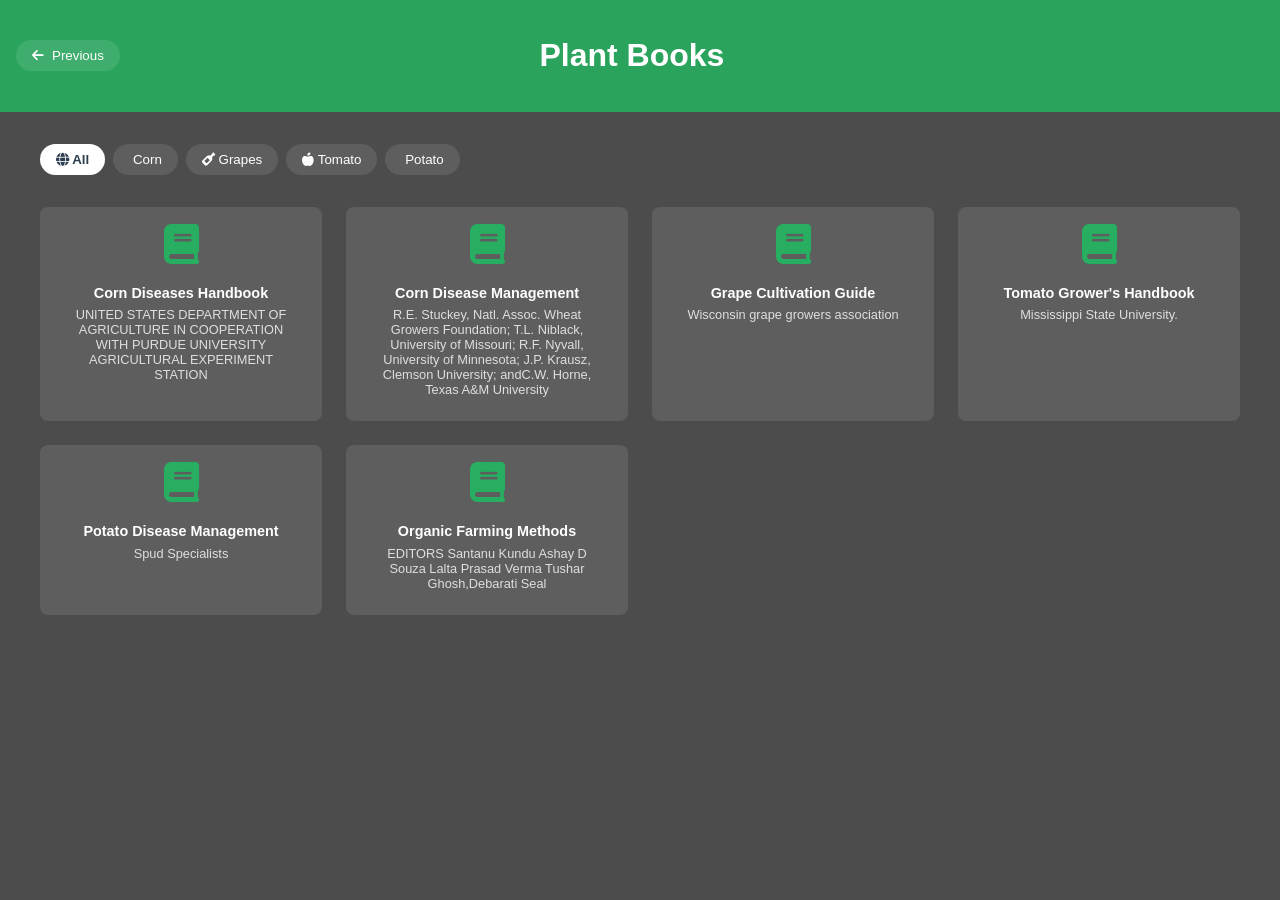
<file: frontend/bSection.html>
<!DOCTYPE html>
<html lang="en">
<head>
<meta charset="UTF-8">
<meta name="viewport" content="width=device-width, initial-scale=1.0">
<title>Tesfa - Plant Books</title>
<link rel="stylesheet" href="https://cdnjs.cloudflare.com/ajax/libs/font-awesome/6.0.0-beta3/css/all.min.css">
<style>
:root {
  --primary: #27ae60;
  --dark: #2c3e50;
}
body {
  margin: 0;
  font-family: sans-serif;
  color: #fff;
  background: url('https://img.freepik.com/premium-photo/cracked-earth-globe-with-small-plant-growing-out-it-field-dry-land_559896-9630.jpg') center/cover fixed;
  min-height: 100vh;
}
body::before {
  content: "";
  position: fixed;
  top: 0;
  left: 0;
  right: 0;
  bottom: 0;
  background: rgba(0,0,0,0.7);
  z-index: -1;
}
.header {
  background: rgba(39,174,96,0.9);
  padding: 1rem;
  position: sticky;
  top: 0;
  text-align: center;
  display: flex;
  justify-content: space-between;
  align-items: center;
}
.nav-btn {
  background: rgba(255,255,255,0.1);
  border: none;
  color: white;
  padding: 0.5rem 1rem;
  border-radius: 20px;
  cursor: pointer;
  display: flex;
  align-items: center;
  gap: 0.5rem;
}
.container {
  max-width: 1200px;
  margin: 0 auto;
  padding: 1rem;
}
.cat-nav {
  display: flex;
  overflow-x: auto;
  padding: 1rem 0;
  gap: 0.5rem;
  scrollbar-width: none;
}
.cat-nav::-webkit-scrollbar {
  display: none;
}
.cat-btn {
  background: rgba(255,255,255,0.1);
  border: none;
  color: #fff;
  padding: 0.5rem 1rem;
  border-radius: 20px;
  cursor: pointer;
  white-space: nowrap;
  transition: all 0.2s;
}
.cat-btn:hover {
  background: rgba(255,255,255,0.2);
}
.cat-btn.active {
  background: #fff;
  color: var(--dark);
  font-weight: 600;
}
.book-grid {
  display: grid;
  grid-template-columns: repeat(auto-fill, minmax(250px, 1fr));
  gap: 1.5rem;
  padding: 1rem 0;
}
.book-card {
  background: rgba(255,255,255,0.1);
  border-radius: 8px;
  cursor: pointer;
  transition: all 0.2s;
  overflow: hidden;
  padding: 1rem;
  text-align: center;
}
.book-card:hover {
  transform: translateY(-3px);
  box-shadow: 0 5px 15px rgba(0,0,0,0.3);
  background: rgba(255,255,255,0.2);
}
.book-icon {
  font-size: 2.5rem;
  margin-bottom: 0.5rem;
  color: var(--primary);
}
.book-info {
  padding: 0.5rem;
}
.book-title {
  display: -webkit-box;
  line-clamp: 2;
  -webkit-box-orient: vertical;
  overflow: hidden;
  text-overflow: ellipsis;
  max-height: 2.6em;
  line-height: 1.3;
  margin: 0 0 0.3rem 0;
  font-size: 0.9rem;
}
.book-author {
  font-size: 0.8rem;
  color: rgba(255,255,255,0.8);
  margin: 0;
  display: -webkit-box;
  line-clamp: 1;
  -webkit-box-orient: vertical;
  overflow: hidden;
}
.lang-am { display: none; }
.lang-en { display: inline; }
body.amharic .lang-am { display: inline; }
body.amharic .lang-en { display: none; }
@media (max-width: 768px) {
  .book-grid { grid-template-columns: 1fr 1fr; }
}
</style>
</head>
<body>
<header class="header">
  <button class="nav-btn" onclick="window.location.href='home.html'">
    <i class="fas fa-arrow-left"></i>
    <span class="lang-en">Previous</span>
    <span class="lang-am">ቀዳሚ</span>
  </button>
  <h1><span class="lang-en">Plant Books</span><span class="lang-am">የተክል መጻሕፍት</span></h1>
  <div style="width: 120px;"></div> <!-- Spacer for alignment -->
</header>

<div class="container">
  <div class="cat-nav">
    <button class="cat-btn active" data-cat="all">
      <i class="fas fa-globe"></i>
      <span class="lang-en">All</span><span class="lang-am">ሁሉም</span>
    </button>
    <button class="cat-btn" data-cat="corn">
      <i class="fas fa-corn"></i>
      <span class="lang-en">Corn</span><span class="lang-am">በቆሎ</span>
    </button>
    <button class="cat-btn" data-cat="grapes">
      <i class="fas fa-wine-bottle"></i>
      <span class="lang-en">Grapes</span><span class="lang-am">ወይን</span>
    </button>
    <button class="cat-btn" data-cat="tomato">
      <i class="fas fa-apple-alt"></i>
      <span class="lang-en">Tomato</span><span class="lang-am">ቲማቲም</span>
    </button>
    <button class="cat-btn" data-cat="potato">
      <i class="fas fa-potato"></i>
      <span class="lang-en">Potato</span><span class="lang-am">ድንች</span>
    </button>
  </div>

  <div class="book-grid" id="bookGrid"></div>
</div>

<script>
const books = [
  {
    titleEn: 'Corn Diseases Handbook',
    titleAm: 'የበቆሎ በሽታዎች መመርያ',
    authorEn: 'UNITED  STATES DEPARTMENT OF AGRICULTURE IN  COOPERATION  WITH PURDUE  UNIVERSITY AGRICULTURAL EXPERIMENT STATION',
    authorAm: 'ዩናይትድ ስቴተት የግብርና ክፍል ጋር በመተባበር PURDUE ዩኒቨርሲቲ ግብርና የሙከራ ጣቢያ',
    cat: 'corn',
    pdf: 'books/CORN.pdf'
  },
    {
    titleEn: 'Corn Disease Management',
    titleAm: 'የበቆሎ በሽታዎች መመርያ',
    authorEn: 'R.E. Stuckey, Natl. Assoc. Wheat Growers Foundation; T.L. Niblack, University of Missouri; R.F. Nyvall, University of Minnesota; J.P. Krausz, Clemson University; andC.W. Horne, Texas A&M University',
    authorAm: 'አር.ኢ. ስቱኪ ፣ ናት. አሶሴክ. የስንዴ አምራቾች ፋውንዴሽን; ቲ.ኤል. Niblack, ሚዙሪ ዩኒቨርሲቲ; አር.ኤፍ. ኒቫል, የሚኒሶታ ዩኒቨርሲቲ; J.P. Krausz, ክሌምሰን ዩኒቨርሲቲ; እና C.W. Horne, ቴክሳስ A&M ዩኒቨርሲቲ',
    cat: 'corn',
    pdf: 'books/Corn Disease Management.pdf'
  },
  {
    titleEn: 'Grape Cultivation Guide',
    titleAm: 'የወይን እርባታ መመርያ',
    authorEn: 'Wisconsin grape growers association',
    authorAm: 'ዋይስኮንሲን የወይን አሳሳቢዎች ማህበር',
    cat: 'grapes',
    pdf: 'books/Grape-Growing-101-WI-Grape-Growers-Ass.pdf'
  },
  {
    titleEn: 'Tomato Grower\'s Handbook',
    titleAm: 'የቲማቲም አምራች መመርያ',
    authorEn: 'Mississippi State University.',
    authorAm: 'ሚሲሲፒ ግዛት ዩኒቨርሲቲ',
    cat: 'tomato',
    pdf: 'books/Greenhouse Tomato.pdf'
  },
  {
    titleEn: 'Potato Disease Management',
    titleAm: 'የድንች በሽታ አስተዳደር',
    authorEn: 'Spud Specialists',
    authorAm: 'የድንች ባለሙያዎች',
    cat: 'potato',
    pdf: 'books/Mgmt of potato diseases in home garden.pdf'
  },
  {
    titleEn: 'Organic Farming Methods',
    titleAm: 'ኦርጋኒክ የግብርና ዘዴዎች',
    authorEn: 'EDITORS Santanu Kundu  Ashay D Souza  Lalta Prasad Verma Tushar Ghosh,Debarati Seal ',
    authorAm: 'ግሪን አምባ ህትመት',
    cat: 'all',
    pdf: 'books/organic-farming-methods.pdf'
  }
];

function renderBooks(cat = 'all') {
  const grid = document.getElementById('bookGrid');
  grid.innerHTML = '';
  
  const filtered = cat === 'all' ? books : books.filter(b => b.cat === cat || b.cat === 'all');
  
  if(filtered.length === 0) {
    grid.innerHTML = `<div style="grid-column:1/-1;text-align:center">
      <i class="fas fa-book-open"></i>
      <p class="lang-en">No books found</p><p class="lang-am">መጻሕፍት አልተገኙም</p>
    </div>`;
    return;
  }
  
  filtered.forEach(b => {
    const card = document.createElement('div');
    card.className = 'book-card';
    card.onclick = () => window.open(b.pdf, '_blank');
    
    card.innerHTML = `
      <div class="book-icon">
        <i class="fas fa-book"></i>
      </div>
      <div class="book-info">
        <h3 class="book-title">
          <span class="lang-en">${b.titleEn}</span>
          <span class="lang-am">${b.titleAm}</span>
        </h3>
        <p class="book-author">
          <span class="lang-en">${b.authorEn}</span>
          <span class="lang-am">${b.authorAm}</span>
        </p>
      </div>
    `;
    
    grid.appendChild(card);
  });
}

document.querySelectorAll('.cat-btn').forEach(btn => {
  btn.addEventListener('click', function() {
    document.querySelectorAll('.cat-btn').forEach(b => b.classList.remove('active'));
    this.classList.add('active');
    renderBooks(this.dataset.cat);
  });
});

window.toggleLanguage = function() {
  document.body.classList.toggle('amharic');
};

document.addEventListener('DOMContentLoaded', () => renderBooks());
</script>
</body>
</html>
</file>
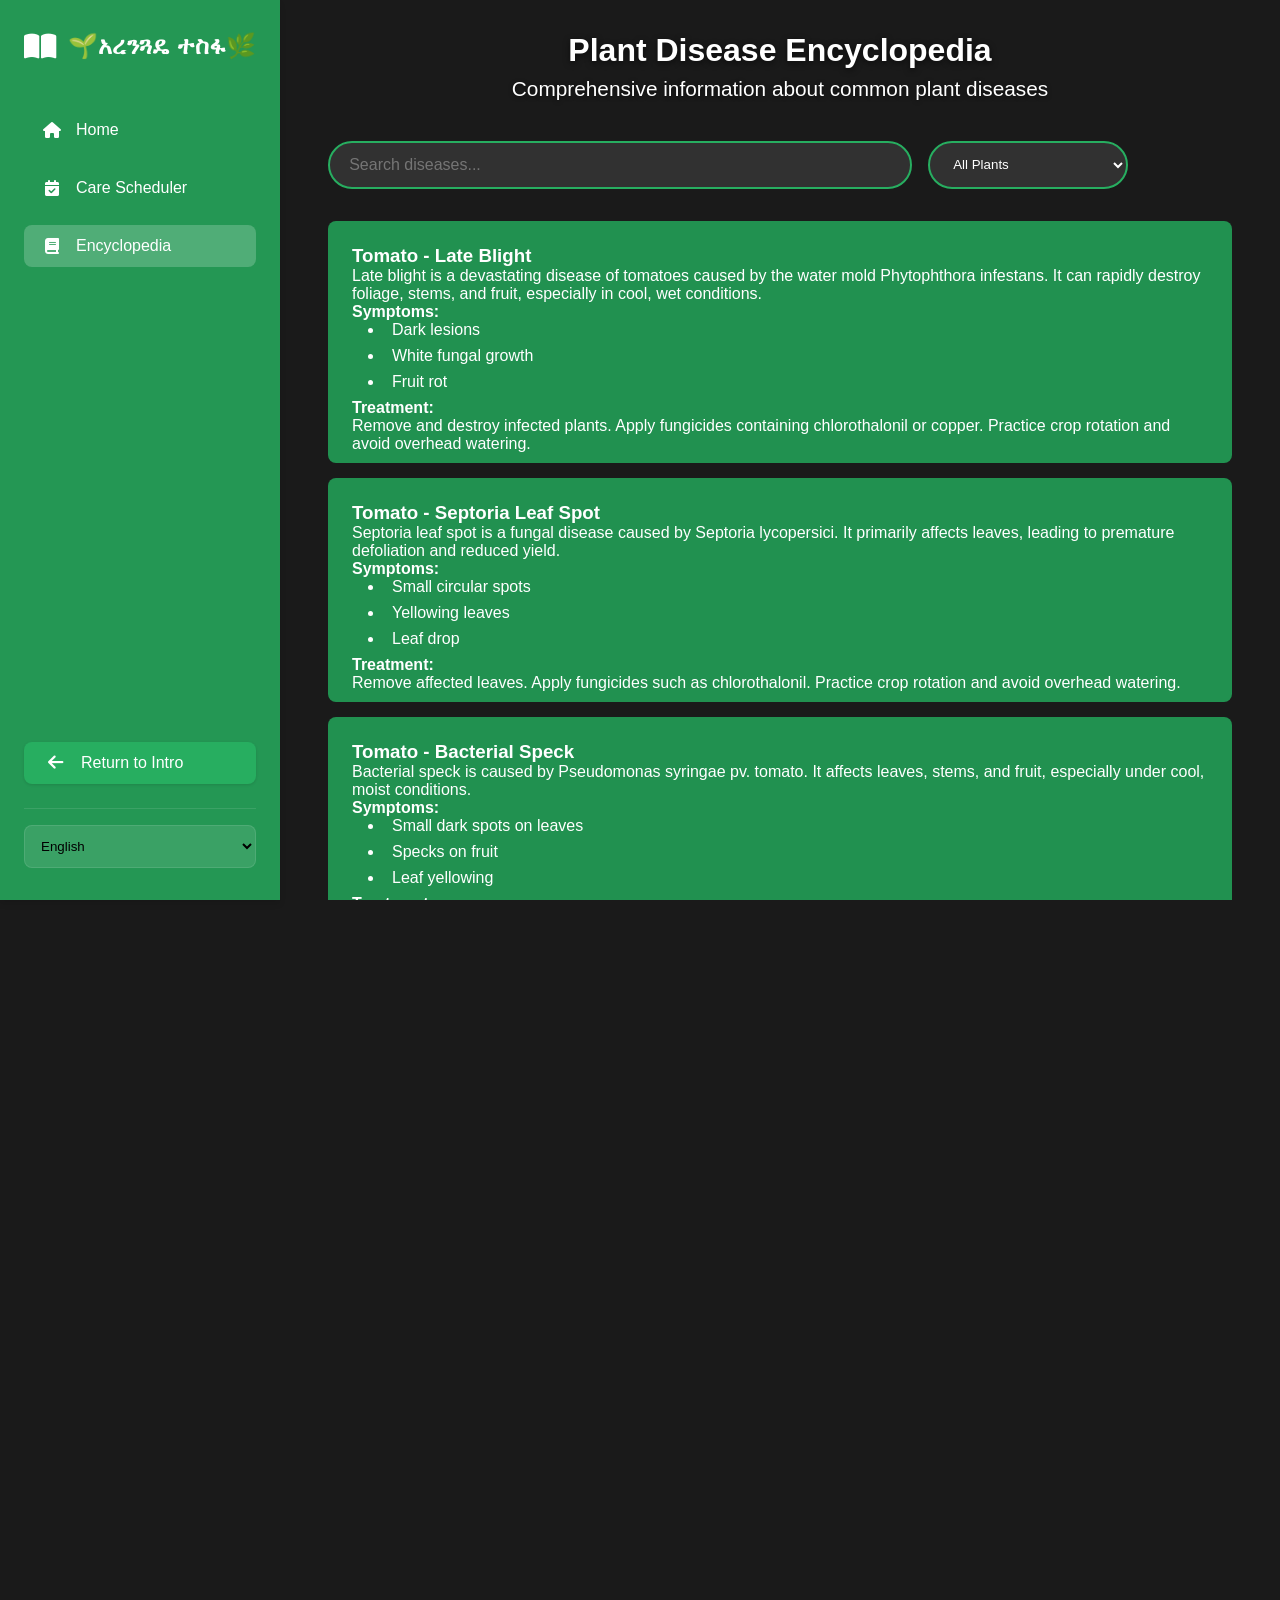
<file: frontend/encyclopedia.html>
<!DOCTYPE html>
<html lang="en">
<head>
    <meta charset="UTF-8">
    <meta name="viewport" content="width=device-width, initial-scale=1.0">
    <title>አረንጓዴ ተስፋ | Encyclopedia</title>
    <link rel="stylesheet" href="https://cdnjs.cloudflare.com/ajax/libs/font-awesome/6.4.0/css/all.min.css">
    <link href="https://fonts.googleapis.com/css2?family=Poppins:wght@300;400;500;600;700&display=swap" rel="stylesheet">
    <link rel="stylesheet" href="style.css">
</head>
<body>
    <div class="app-container">
        <!-- Navigation Sidebar -->
        <nav class="sidebar">
            <div class="logo">
                <i class="fas fa-book-open"></i>
                <span>🌱አረንጓዴ ተስፋ🌿</span>
            </div>
            <ul class="nav-menu">
                <li><a href="index.html"><i class="fas fa-home"></i> Home</a></li>
        <li><a href="scheduler.html"><i class="fas fa-calendar-check"></i> Care Scheduler</a></li>
                <li class="active"><a href="encyclopedia.html"><i class="fas fa-book"></i> Encyclopedia</a></li>
                
            </ul>
             <a href="intro3.html" class="return-btn">
        <i class="fas fa-arrow-left"></i>
        Return to Intro
    </a>
            <div class="language-selector">
                <select id="language-select">
                    <option value="en">English</option>
                    <option value="am">አማርኛ</option>
                    <option value="om">Afaan Oromoo</option>
                </select>
            </div>
        </nav>

        <!-- Main Content -->
        <main class="main-content">
            <header class="main-header">
                <h1>Plant Disease Encyclopedia</h1>
                <p>Comprehensive information about common plant diseases</p>
            </header>
 <div class="encyclopedia-actions">
                <div class="search-filter">
                    <input type="text" placeholder="Search diseases..." id="encyclopedia-search">
                    <select id="encyclopedia-filter">
                        <option value="all">All Plants</option>
                        <option value="tomato">Tomato</option>
                        <option value="potato">Potato</option>
                        <option value="grape">Grape</option>
                        <option value="corn">Corn</option>
                    </select>
                </div>
            </div>

            <div class="encyclopedia-grid">
                <!-- Example entry with online images -->
                <div class="encyclopedia-card">
                    <div class="encyclopedia-header">
                        <h3>Tomato - Late Blight</h3>
                    </div>
                    <div class="encyclopedia-content">
                        <div class="disease-description">
                            Late blight is a devastating disease of tomatoes caused by the water mold Phytophthora infestans.
                        </div>
                        <div class="disease-symptoms">
                            <h4>Symptoms:</h4>
                            <ul>
                                <li>Dark, water-soaked lesions on leaves</li>
                                <li>White fungal growth under leaves</li>
                                <li>Brown lesions on fruit</li>
                            </ul>
                        </div>
                    </div>
                    <div class="encyclopedia-thumbnail">
                        <img src="https://upload.wikimedia.org/wikipedia/commons/3/3b/Tomato_late_blight.jpg" alt="Tomato Late Blight">
                             alt="Tomato Late Blight">
                    </div>
                </div>

                <!-- Add more entries with online images following the same pattern -->
            </div>
        </main>
    </div>

    <script src="scripts2.js"></script>
</body>
</html>
</file>
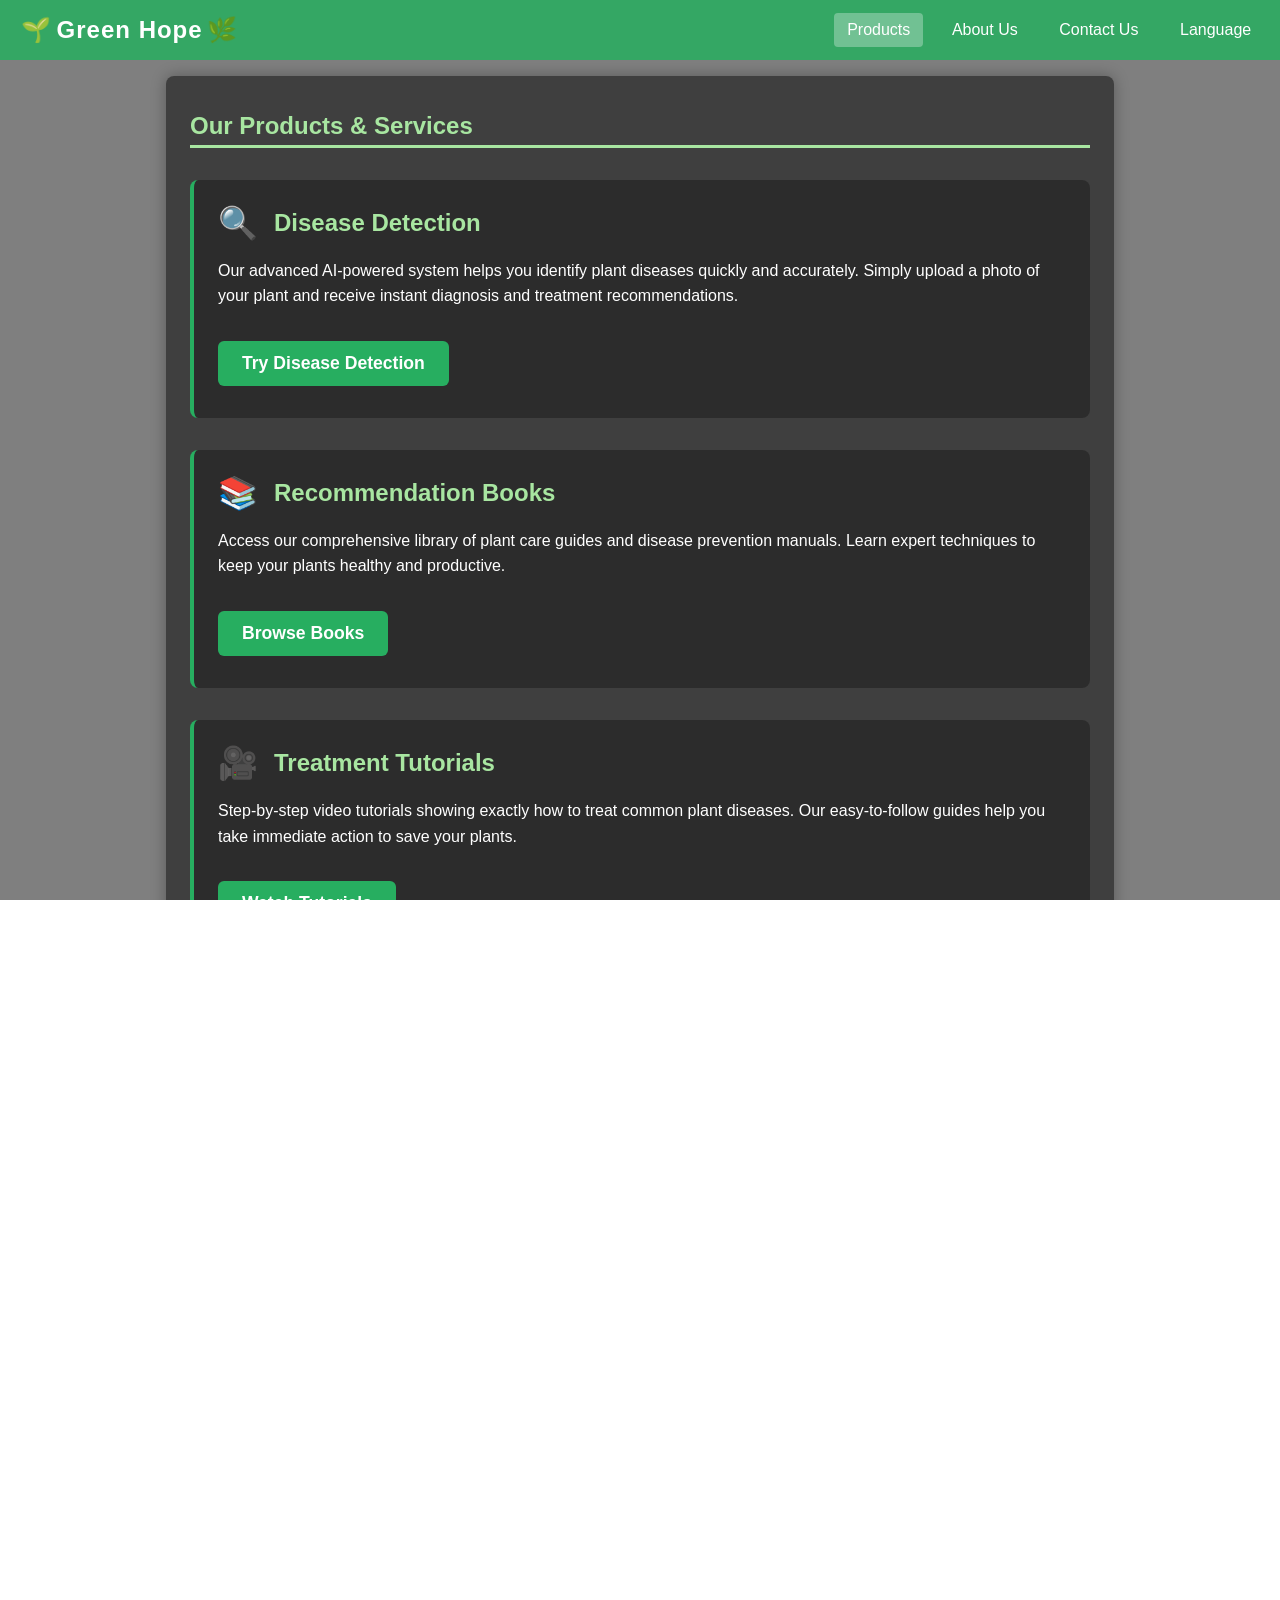
<file: frontend/home.html>
<!DOCTYPE html>
<html lang="en">
<head>
<meta charset="UTF-8" />
<meta name="viewport" content="width=device-width, initial-scale=1" />
<title>Tesfa Plant Disease Detection - Products</title>
<style>
  body,html {
    margin: 0; padding: 0; height: 100%; font-family: 'Segoe UI', Tahoma, Geneva, Verdana, sans-serif;
    overflow-x: hidden;
  }

  #mainContent {
    display: flex;
    flex-direction: column;
    min-height: 200vh;
    background-image: url('https://images.stockcake.com/public/7/f/1/7f1a4baf-87f8-4350-8e28-ee328790bbc9_large/hope-takes-root-stockcake.jpg');
    background-repeat: no-repeat;
    background-attachment: fixed;
    background-position: center;
    background-size: cover;
    color: #fff;
  }
  #mainContent::before {
    content: "";
    position: fixed;
    inset: 0;
    background: rgba(0,0,0,0.5);
    z-index: -1;
  }

  header, footer {
    background-color: rgba(39, 174, 96, 0.85);
    color: #fff;
  }

  header {
    padding: 0 1rem;
    display: flex;
    align-items: center;
    justify-content: space-between;
    height: 60px;
    user-select: none;
  }

  header .title {
    font-weight: 700;
    font-size: 1.5rem;
    letter-spacing: 1px;
    display: flex;
    align-items: center;
  }
  header .title .emoji {
    font-size: 1.5rem;
    margin: 0 0.3rem;
  }

  nav {
    display: flex;
    gap: 1rem;
  }

  nav button {
    background: transparent;
    border: none;
    color: white;
    cursor: pointer;
    font-size: 1rem;
    padding: 0.5rem 0.8rem;
    border-radius: 4px;
    transition: background-color 0.3s ease;
  }

  nav button:hover,
  nav button.active {
    background-color: rgba(255,255,255,0.3);
  }

  main {
    flex: 1;
    width: 90%;
    max-width: 900px;
    margin: 1rem auto 3rem;
    background: rgba(0,0,0,0.5);
    border-radius: 8px;
    padding: 1rem 1.5rem;
    box-shadow: 0 0 15px rgba(0,0,0,0.3);
    overflow-y: auto;
  }

  section {
    display: none;
    margin-bottom: 2rem;
  }
  section.active {
    display: block;
  }
  h2 {
    color: #a8e6a1;
    border-bottom: 3px solid #a8e6a1;
    padding-bottom: 0.3rem;
  }
  p {
    line-height: 1.6;
  }
  .language-select {
    margin-top: 0.5rem;
    font-size: 1rem;
    padding: 0.3rem 0.6rem;
    border-radius: 4px;
    border: none;
    background-color: white;
  }
  .btn {
    background-color: #27ae60;
    color: white;
    border: none;
    padding: 0.75rem 1.5rem;
    font-size: 1.1rem;
    font-weight: 600;
    border-radius: 6px;
    cursor: pointer;
    transition: background-color 0.3s ease;
    user-select: none;
    margin: 0.5rem 0;
    text-decoration: none;
    display: inline-block;
  }
  .btn:hover {
    background-color: #219150;
  }
  footer {
    background-color: rgba(224,234,241,0.85);
    color: #274c15;
    text-align: right;
    padding: 1rem 2rem;
    font-size: 0.9rem;
    box-shadow: inset 0 1px 2px rgba(255,255,255,0.7);
    margin-top: auto;
  }

  /* Product Section Styles */
  .product-section {
    margin: 2rem 0;
    padding: 1.5rem;
    background: rgba(0,0,0,0.3);
    border-radius: 8px;
    border-left: 4px solid #27ae60;
  }
  .product-header {
    display: flex;
    align-items: center;
    margin-bottom: 1rem;
  }
  .product-icon {
    font-size: 2rem;
    margin-right: 1rem;
  }
  .product-title {
    font-size: 1.5rem;
    color: #a8e6a1;
    margin: 0;
  }
  .product-description {
    margin-bottom: 1.5rem;
  }

  /* Flag Styles */
  .flag {
    display: inline-block;
    width: 20px;
    height: 15px;
    margin-right: 8px;
    vertical-align: middle;
    background-size: contain;
    background-repeat: no-repeat;
    background-position: center;
  }
  .flag-us {
    background-image: url('https://cdn.jsdelivr.net/gh/lipis/flag-icons@6.6.6/flags/4x3/us.svg');
  }
  .flag-et {
    background-image: url('https://cdn.jsdelivr.net/gh/lipis/flag-icons@6.6.6/flags/4x3/et.svg');
  }
  .language-option {
    display: flex;
    align-items: center;
  }

  /* Language specific styles */
  .lang-am {
    display: none;
  }
  .lang-en {
    display: inline;
  }
  body.amharic .lang-am {
    display: inline;
  }
  body.amharic .lang-en {
    display: none;
  }
</style>
</head>
<body>
  <div id="mainContent">
    <header>
      <div class="title">
        <span class="emoji">🌱</span>
        <span class="lang-en">Green Hope</span>
        <span class="lang-am">አረንጓዴ ተስፋ</span>
        <span class="emoji">🌿</span>
      </div>
      <nav>
        <button id="nav-products" class="active" aria-controls="products" aria-selected="true">
          <span class="lang-en">Products</span>
          <span class="lang-am">ምርቶች</span>
        </button>
        <button id="nav-about" aria-controls="about-us" aria-selected="false">
          <span class="lang-en">About Us</span>
          <span class="lang-am">ስለ እኛ</span>
        </button>
        <button id="nav-contact" aria-controls="contact-us" aria-selected="false">
          <span class="lang-en">Contact Us</span>
          <span class="lang-am">አግኙን</span>
        </button>
        <button id="nav-language" aria-controls="language" aria-selected="false">
          <span class="lang-en">Language</span>
          <span class="lang-am">ቋንቋ</span>
        </button>
      </nav>
    </header>

    <main>
      <section id="products" class="active" tabindex="0" role="region" aria-labelledby="nav-products">
        <h2>
          <span class="lang-en">Our Products & Services</span>
          <span class="lang-am">የእኛ ምርቶች እና አገልግሎቶች</span>
        </h2>
        
        <div class="product-section">
          <div class="product-header">
            <div class="product-icon">🔍</div>
            <h3 class="product-title">
              <span class="lang-en">Disease Detection</span>
              <span class="lang-am">የበሽታ መለየት</span>
            </h3>
          </div>
          <p class="product-description">
            <span class="lang-en">Our advanced AI-powered system helps you identify plant diseases quickly and accurately. Simply upload a photo of your plant and receive instant diagnosis and treatment recommendations.</span>
            <span class="lang-am">የእኛ የላቀ የአርቴፊሻል ኢንተለጀንስ የሚገዛ ስርዓት የአትክልት በሽታዎችን በፍጥነት እና በትክክል እንዲለዩ ይረዳዎታል። የአትክልትዎን ፎቶ ይጫኑ እና ወዲያውኑ የበሽታ ምርመራ እና የሕክምና ምክሮችን ይቀበሉ።</span>
          </p>
          <a href="index.html" class="btn">
            <span class="lang-en">Try Disease Detection</span>
            <span class="lang-am">የበሽታ መለየትን ይሞክሩ</span>
          </a>
        </div>
        
        <div class="product-section">
          <div class="product-header">
            <div class="product-icon">📚</div>
            <h3 class="product-title">
              <span class="lang-en">Recommendation Books</span>
              <span class="lang-am">የምክር መጽሐፍት</span>
            </h3>
          </div>
          <p class="product-description">
            <span class="lang-en">Access our comprehensive library of plant care guides and disease prevention manuals. Learn expert techniques to keep your plants healthy and productive.</span>
            <span class="lang-am">የአትክልት ጥበቃ መመሪያዎች እና የበሽታ መከላከያ መመሪያ መጽሐፍት ያሉትን የእኛ ሙሉ ቤተ መጽሐፍት ይድረሱት። አትክልቶችዎን ጤናማ እና ምርታማ ለማድረግ የባለሙያ ቴክኒኮችን ይማሩ።</span>
          </p>
          <a href="bSection.html" class="btn">
            <span class="lang-en">Browse Books</span>
            <span class="lang-am">መጽሐፍትን ይመልከቱ</span>
          </a>
        </div>
        
        <div class="product-section">
          <div class="product-header">
            <div class="product-icon">🎥</div>
            <h3 class="product-title">
              <span class="lang-en">Treatment Tutorials</span>
              <span class="lang-am">የሕክምና ትምህርቶች</span>
            </h3>
          </div>
          <p class="product-description">
            <span class="lang-en">Step-by-step video tutorials showing exactly how to treat common plant diseases. Our easy-to-follow guides help you take immediate action to save your plants.</span>
            <span class="lang-am">የተለመዱ የአትክልት በሽታዎችን እንዴት ማከም እንደሚቻል የሚያሳዩ ደረጃ በደረጃ የቪዲዮ ትምህርቶች። ለመከተል ቀላል የሆኑት መመሪያዎቻችን አትክልቶችዎን ለማዳን ወዲያውኑ እርምጃ እንድትወስዱ ይረዱዎታል።</span>
          </p>
          <a href="vSection.html" class="btn">
            <span class="lang-en">Watch Tutorials</span>
            <span class="lang-am">ትምህርቶችን ይመልከቱ</span>
          </a>
        </div>
      </section>

      <section id="about-us" tabindex="0" role="region" aria-labelledby="nav-about">
        <h2>
          <span class="lang-en">About Us</span>
          <span class="lang-am">ስለ እኛ</span>
        </h2>
        <p>
          <span class="lang-en">Welcome to Tesfa Plant Disease Detection, your reliable partner in protecting your plants against diseases. Our mission is to empower farmers and gardeners with easy-to-use tools to detect plant diseases early and keep their crops healthy.</span>
          <span class="lang-am">ወደ አረንጓዴ ተስፋ የአትክልት በሽታ መለያ በደህና መጡ፣ አትክልቶችዎን ከበሽታዎች ለመጠበቅ አስተማማኝ አጋርዎ። ተልእኳችን አርሶ አደሮችን እና አትክልት አብቃዮችን የአትክልት በሽታዎችን በፍጥነት ለመለየት እና እርሻዎቻቸውን ጤናማ ለማድረግ ቀላል የሆኑ መሳሪያዎችን በመስጠት ኃይል መስጠት ነው።</span>
        </p>
      </section>

      <section id="contact-us" tabindex="0" role="region" aria-labelledby="nav-contact">
        <h2>
          <span class="lang-en">Contact Us</span>
          <span class="lang-am">አግኙን</span>
        </h2>
        <p>
          <span class="lang-en">If you have any questions or feedback, please reach out to us:</span>
          <span class="lang-am">ማንኛውም ጥያቄ ወይም አስተያየት ካለዎት እባክዎን ያግኙን።</span>
        </p>
        <p>Email: support@tesfaplantdisease.com</p>
        <p>
          <span class="lang-en">Phone: +251 123 456 789</span>
          <span class="lang-am">ስልክ: +251 123 456 789</span>
        </p>
        <p>
          <span class="lang-en">Address: 123 Green Hope Street, Addis Ababa, Ethiopia</span>
          <span class="lang-am">አድራሻ: 123 አረንጓዴ ተስፋ መንገድ, አዲስ አበባ, ኢትዮጵያ</span>
        </p>
      </section>

      <section id="language" tabindex="0" role="region" aria-labelledby="nav-language">
        <h2>
          <span class="lang-en">Language</span>
          <span class="lang-am">ቋንቋ</span>
        </h2>
        <p>
          <span class="lang-en">Select your preferred language:</span>
          <span class="lang-am">የሚፈልጉትን ቋንቋ ይምረጡ:</span>
        </p>
        <select class="language-select" aria-label="Select language" id="languageSelector">
          <option value="en" selected>
            <span class="language-option">
              <span class="flag flag-us"></span>
              <span class="lang-en">English</span>
              <span class="lang-am">እንግሊዝኛ</span>
            </span>
          </option>
          <option value="am">
            <span class="language-option">
              <span class="flag flag-et"></span>
              <span class="lang-en">Amharic</span>
              <span class="lang-am">አማርኛ</span>
            </span>
          </option>
        </select>
      </section>

      <section id="login" tabindex="0" role="region" aria-labelledby="nav-login">
        <h2>
          <span class="lang-en">Login</span>
          <span class="lang-am">ግባ</span>
        </h2>
        <p>
          <span class="lang-en">Please enter your credentials to login.</span>
          <span class="lang-am">እባክዎ ለመግባት የተጠቃሚ ስምዎን እና የይለፍ ቃልዎን ያስገቡ።</span>
        </p>
        <form id="login-form" onsubmit="return false;">
          <label for="username">
            <span class="lang-en">Username</span>
            <span class="lang-am">የተጠቃሚ ስም</span>
          </label>
          <input type="text" id="username" name="username" required />
          <label for="password">
            <span class="lang-en">Password</span>
            <span class="lang-am">የይለፍ ቃል</span>
          </label>
          <input type="password" id="password" name="password" required />
          <button type="submit" class="btn">
            <span class="lang-en">Login</span>
            <span class="lang-am">ግባ</span>
          </button>
        </form>
      </section>
    </main>

    <footer>
      <span class="lang-en">© 2025 Tesfa Plant Disease Detection System</span>
      <span class="lang-am">© 2025 የአረንጓዴ ተስፋ የአትክልት በሽታ መለያ ስርዓት</span>
    </footer>
  </div>

<script>
  // Navigation tabs
  const navButtons = document.querySelectorAll('nav button');
  const sections = document.querySelectorAll('main section');

  navButtons.forEach(button => {
    button.addEventListener('click', () => {
      navButtons.forEach(btn => {
        btn.classList.remove('active');
        btn.setAttribute('aria-selected', 'false');
      });
      sections.forEach(section => section.classList.remove('active'));

      button.classList.add('active');
      button.setAttribute('aria-selected', 'true');

      const sectionId = button.getAttribute('aria-controls');
      document.getElementById(sectionId).classList.add('active');
    });
  });

  // Login form placeholder
  document.getElementById('login-form').addEventListener('submit', e => {
    e.preventDefault();
    const lang = document.body.classList.contains('amharic') ? 'am' : 'en';
    const message = {
      en: 'Login functionality not implemented yet.',
      am: 'የግባት አሰራር እስካሁን አልተጠናቀቀም።'
    };
    alert(message[lang]);
  });

  // Language selector functionality
  const languageSelector = document.getElementById('languageSelector');
  languageSelector.addEventListener('change', function() {
    if (this.value === 'am') {
      document.body.classList.add('amharic');
      document.body.lang = 'am';
    } else {
      document.body.classList.remove('amharic');
      document.body.lang = 'en';
    }
    
    // Update the active section to reflect language change
    const activeSection = document.querySelector('section.active');
    if (activeSection) {
      activeSection.focus();
    }
  });

  // Set initial language based on browser preference
  if (navigator.language.startsWith('am')) {
    languageSelector.value = 'am';
    languageSelector.dispatchEvent(new Event('change'));
  }
</script>
</body>
</html>
</file>
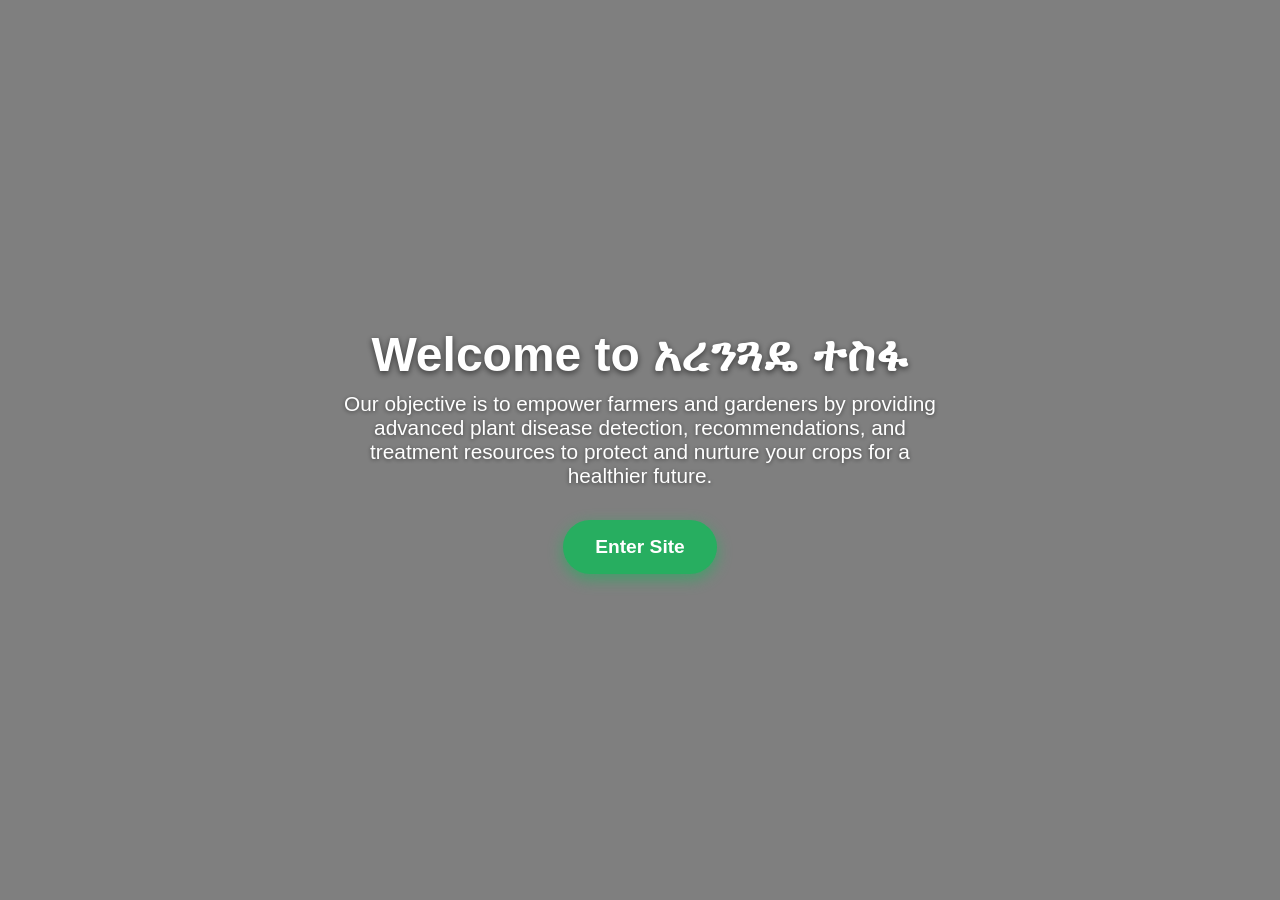
<file: frontend/intro.html>
<!DOCTYPE html>
<html lang="en">
<head>
<meta charset="UTF-8" />
<meta name="viewport" content="width=device-width, initial-scale=1" />
<title>Tesfa Plant Disease Detection - Welcome</title>
<style>
    body,html {
        margin: 0; padding: 0; height: 100%; font-family: 'Segoe UI', Tahoma, Geneva, Verdana, sans-serif;
        overflow-x: hidden;
    }
    #landing {
        position: fixed;
        top: 0; left: 0; right: 0; bottom: 0;
        display: flex;
        flex-direction: column;
        justify-content: center;
        align-items: center;
        color: white;
        text-align: center;
        z-index: 10000;
        transition: opacity 0.7s ease;
        background-image: url('https://media.istockphoto.com/id/1389516541/photo/young-african-mother-crossing-tea-plantation-with-her-baby-central-ethiopia-africa.jpg?s=612x612&w=0&k=20&c=diYu5fTKTRkmphit_iZgjWsWOXMiIndSas-sXi-ErGE=');
        background-size: cover;
        background-position: center;
    }
    #landing::before {
        content: "";
        position: absolute;
        inset: 0;
        background: rgba(0,0,0,0.5);
        z-index: -1;
    }
    #landing h1 {
        font-size: 3rem;
        margin: 0 0 0.5rem;
        text-shadow: 0 2px 6px rgba(0,0,0,0.6);
    }
    #landing p {
        font-size: 1.3rem;
        max-width: 600px;
        margin: 0 0 2rem;
        text-shadow: 0 1px 4px rgba(0,0,0,0.5);
    }
    #enterBtn {
        padding: 1rem 2rem;
        font-size: 1.2rem;
        font-weight: 700;
        background-color: #27ae60;
        border: none;
        border-radius: 30px;
        cursor: pointer;
        user-select: none;
        color: white;
        box-shadow: 0 5px 15px rgba(39,174,96,0.7);
        transition: background-color 0.3s ease;
        z-index: 1;
    }
    #enterBtn:hover {
        background-color: #219150;
    }
    .lang-am { display: none; }
    .lang-en { display: inline; }
    body.amharic .lang-am { display: inline; }
    body.amharic .lang-en { display: none; }
</style>
</head>
<body>
    <div id="landing" role="dialog" aria-modal="true" aria-label="Welcome screen with objective">
        <h1>
            <span class="lang-en">Welcome to አረንጓዴ ተስፋ</span>
            <span class="lang-am">እንኳን ወደ አረንጓዴ ተስፋ በደህና መጡ</span>
        </h1>
        <p>
            <span class="lang-en">Our objective is to empower farmers and gardeners by providing advanced plant disease detection, recommendations, and treatment resources to protect and nurture your crops for a healthier future.</span>
            <span class="lang-am">የእኛ ዓላማ አርሶ አደሮችን እና አትክልት አብቃዮችን የአትክልት በሽታ መለየት፣ ምክሮች እና ሕክምና ሀብቶችን በማቅረብ ለበለጠ ጤናማ የወደፊት ጊዜ እርሻዎችዎን ለመጠበቅ እና ለማሳደግ ማብቃት ነው።</span>
        </p>
        <button id="enterBtn" aria-label="Enter site">
            <span class="lang-en">Enter Site</span>
            <span class="lang-am">ገብተው ይጀምሩ</span>
        </button>
    </div>
<script>
    // Redirect to home page on Enter button click
    document.getElementById('enterBtn').onclick = function() {
        window.location.href = 'home.html';
    };
    // Redirect to home page on Enter key press
    document.addEventListener('keydown', function(e) {
        if (e.key === 'Enter') {
            window.location.href = 'home.html';
        }
    });
    // Set initial language based on browser preference
    if (navigator.language.startsWith('am')) {
        document.body.classList.add('amharic');
        document.body.lang = 'am';
    }
</script>
</body>
</html>
</file>
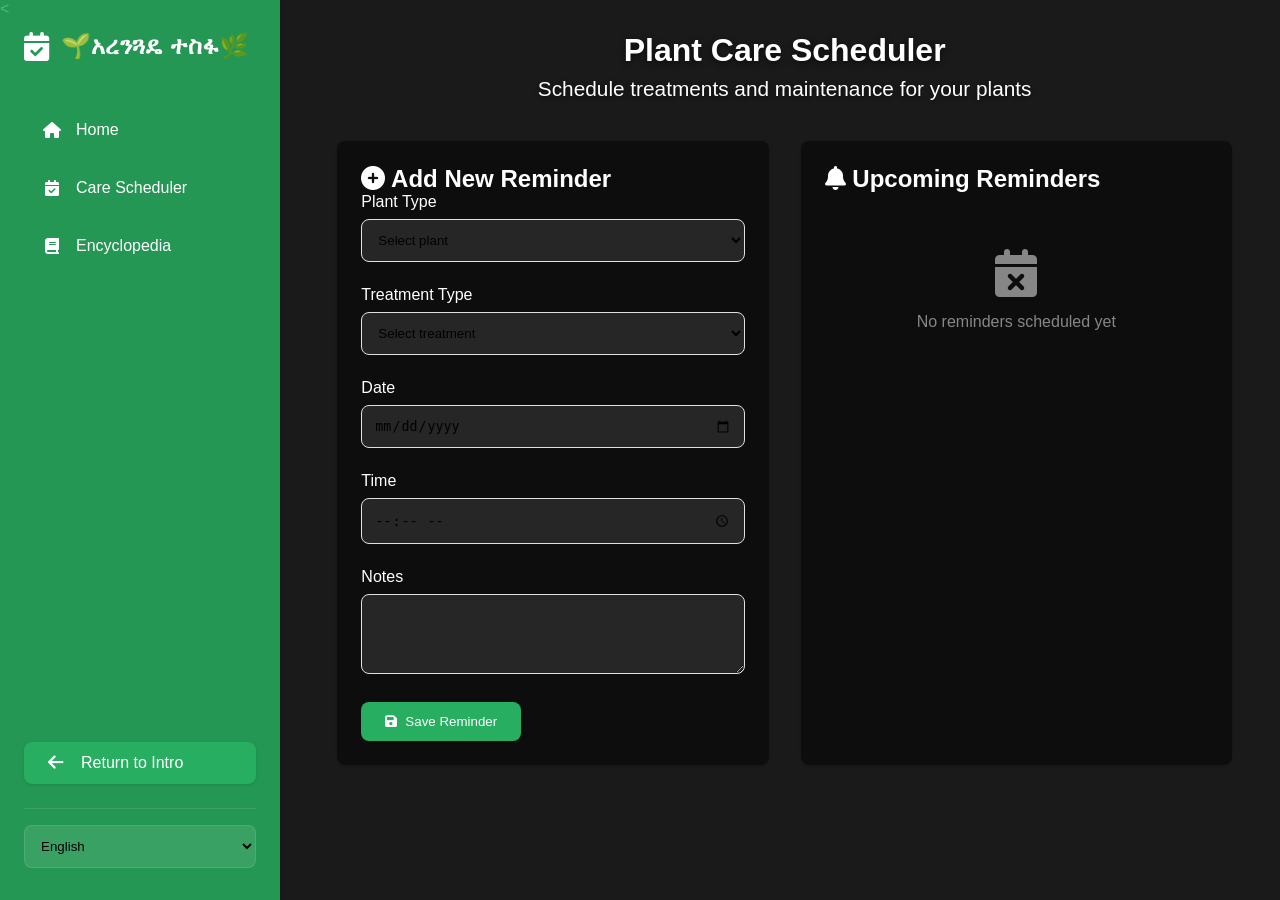
<file: frontend/scheduler.html>
<!DOCTYPE html>
<html lang="en">
<head>
    <meta charset="UTF-8">
    <meta name="viewport" content="width=device-width, initial-scale=1.0">
    <title>PhytoVision | Care Scheduler</title>
    <link rel="stylesheet" href="https://cdnjs.cloudflare.com/ajax/libs/font-awesome/6.4.0/css/all.min.css">
    <link href="https://fonts.googleapis.com/css2?family=Poppins:wght@300;400;500;600;700&display=swap" rel="stylesheet">
    <link rel="stylesheet" href="style.css">
</head>
<body>
    <div class="app-container">
        <!-- Navigation Sidebar -->
        <<nav class="sidebar">
    <div class="logo">
        <i class="fas fa-calendar-check"></i>
        <span>🌱አረንጓዴ ተስፋ🌿 </span>
    </div>
    <ul class="nav-menu">
        <li><a href="index.html"><i class="fas fa-home"></i> Home</a></li>
        <li><a href="scheduler.html"><i class="fas fa-calendar-check"></i> Care Scheduler</a></li>
        <li><a href="encyclopedia.html"><i class="fas fa-book"></i> Encyclopedia</a></li>
    </ul>
     <a href="intro3.html" class="return-btn">
        <i class="fas fa-arrow-left"></i>
        Return to Intro
    </a>
    <div class="language-selector">
        <select id="language-select">
            <option value="en">English</option>
            <option value="am">አማርኛ</option>
            <option value="om">Afaan Oromoo</option>
        </select>
    </div>
</nav>

        <!-- Main Content -->
        <main class="main-content">
            <header class="main-header">
                <h1>Plant Care Scheduler</h1>
                <p>Schedule treatments and maintenance for your plants</p>
            </header>

            <div class="scheduler-container">
                <div class="add-reminder card">
                    <h2><i class="fas fa-plus-circle"></i> Add New Reminder</h2>
                    <form id="reminder-form">
                        <div class="form-group">
                            <label for="plant-type">Plant Type</label>
                            <select id="plant-type" required>
                                <option value="">Select plant</option>
                                <option value="tomato">Tomato</option>
                                <option value="potato">Potato</option>
                                <option value="grape">Grape</option>
                                <option value="corn">Corn</option>
                            </select>
                        </div>
                        
                        <div class="form-group">
                            <label for="treatment-type">Treatment Type</label>
                            <select id="treatment-type" required>
                                <option value="">Select treatment</option>
                                <option value="watering">Watering</option>
                                <option value="fertilizing">Fertilizing</option>
                                <option value="pruning">Pruning</option>
                                <option value="pest_control">Pest Control</option>
                                <option value="fungicide">Fungicide Application</option>
                            </select>
                        </div>
                        
                        <div class="form-group">
                            <label for="reminder-date">Date</label>
                            <input type="date" id="reminder-date" required>
                        </div>
                        
                        <div class="form-group">
                            <label for="reminder-time">Time</label>
                            <input type="time" id="reminder-time" required>
                        </div>
                        
                        <div class="form-group">
                            <label for="reminder-notes">Notes</label>
                            <textarea id="reminder-notes" rows="3"></textarea>
                        </div>
                        
                        <button type="submit" class="btn btn-primary">
                            <i class="fas fa-save"></i> Save Reminder
                        </button>
                    </form>
                </div>
                
                <div class="reminders-list card">
                    <h2><i class="fas fa-bell"></i> Upcoming Reminders</h2>
                    <div class="reminders-grid" id="reminders-container">
                        <!-- Reminders will be added here by JavaScript -->
                    </div>
                </div>
            </div>
        </main>
    </div>

    <script src="scheduler.js"></script>
</body>
</html>
</file>
<file: frontend/style.css>
/* Custom CSS */
:root {
    --primary-color: #27ae60;
    --secondary-color: #219150;
    --dark-bg: #1a1a1a;
    --light-text: #ffffff;
    --accent-color: #a8e6a1;
    --border-color: #e0e0e0;
    --shadow-sm: 0 1px 3px rgba(0,0,0,0.12);
    --shadow-md: 0 4px 6px rgba(0,0,0,0.1);
    --shadow-lg: 0 10px 25px rgba(0,0,0,0.1);
    --sidebar-width: 280px;
    --border-radius: 8px;
}

* {
    margin: 0;
    padding: 0;
    box-sizing: border-box;
}

body, html {
    margin: 0;
    padding: 0;
    height: 100%;
    font-family: 'Segoe UI', Tahoma, Geneva, Verdana, sans-serif;
    overflow-x: hidden;
    background-color: #1a1a1a;
    color: var(--light-text);
}

.app-container {
    display: flex;
    min-height: 100vh;
    background-image: url('https://images.stockcake.com/public/7/f/1/7f1a4baf-87f8-4350-8e28-ee328790bbc9_large/hope-takes-root-stockcake.jpg');
    background-repeat: no-repeat;
    background-attachment: fixed;
    background-position: center;
    background-size: cover;
}
/* Return button styles */
.return-btn {
    display: inline-flex;
    align-items: center;
    gap: 10px;
    padding: 0.75rem 1.5rem;
    margin: 1.5rem 0;
    background-color: var(--primary-color);
    color: var(--light-text);
    border-radius: var(--border-radius);
    text-decoration: none;
    font-size: 1rem;
    font-weight: 500;
    border: none;
    box-shadow: var(--shadow-sm);
    transition: background 0.3s, transform 0.2s, box-shadow 0.3s;
    cursor: pointer;
}

.return-btn:hover {
    background-color: var(--secondary-color);
    transform: translateY(-2px);
    box-shadow: var(--shadow-md);
    color: var(--light-text);
    text-decoration: none;
}

.return-btn i {
    font-size: 1.1rem;
    margin-right: 8px;
    color: var(--light-text);
}


/* Sidebar Styles */
.sidebar {
    width: var(--sidebar-width);
    background-color: rgba(39, 174, 96, 0.85);
    box-shadow: var(--shadow-md);
    padding: 2rem 1.5rem;
    display: flex;
    flex-direction: column;
    position: fixed;
    height: 100vh;
    z-index: 100;
}

.logo {
    display: flex;
    align-items: center;
    margin-bottom: 3rem;
    color: var(--light-text);
    font-size: 1.5rem;
    font-weight: 600;
}

.logo i {
    margin-right: 12px;
    font-size: 1.8rem;
}

.nav-menu {
    list-style: none;
    flex-grow: 1;
}

.nav-menu li {
    margin-bottom: 1rem;
    border-radius: var(--border-radius);
    transition: all 0.3s ease;
}

.nav-menu li:hover {
    background-color: rgba(255, 255, 255, 0.1);
}

.nav-menu li.active {
    background-color: rgba(255, 255, 255, 0.2);
}

.nav-menu a {
    display: flex;
    align-items: center;
    padding: 0.75rem 1rem;
    color: var(--light-text);
    text-decoration: none;
    font-weight: 500;
}

.nav-menu i {
    margin-right: 12px;
    width: 24px;
    text-align: center;
    color: var(--light-text);
}

.language-selector {
    margin-top: auto;
    padding-top: 1rem;
    border-top: 1px solid rgba(255, 255, 255, 0.1);
}

.language-selector select {
    width: 100%;
    padding: 0.75rem;
    border: 1px solid rgba(255, 255, 255, 0.1);
    border-radius: var(--border-radius);
    background-color: rgba(255, 255, 255, 0.1);
    color: black;
    font-family: 'Segoe UI', Tahoma, Geneva, Verdana, sans-serif;
}

/* Main Content Styles */
.main-content {
    flex: 1;
    margin-left: var(--sidebar-width);
    padding: 2rem 3rem;
}

.main-header {
    margin-bottom: 2.5rem;
    text-align: center;
}

.main-header h1 {
    font-size: 2rem;
    color: var(--light-text);
    margin-bottom: 0.5rem;
    text-shadow: 0 2px 6px rgba(0, 0, 0, 0.6);
}

.main-header p {
    color: var(--light-text);
    font-size: 1.3rem;
    max-width: 600px;
    margin: 0 auto;
    text-shadow: 0 1px 4px rgba(0, 0, 0, 0.5);
}

.content-grid {
    display: grid;
    grid-template-columns: 2fr 1fr;
    gap: 2rem;
    margin-top: 2rem;
}

.card {
    background: rgba(0, 0, 0, 0.5);
    border-radius: var(--border-radius);
    box-shadow: var(--shadow-sm);
    overflow: hidden;
    transition: transform 0.3s ease, box-shadow 0.3s ease;
}

.card:hover {
    box-shadow: var(--shadow-lg);
    transform: translateY(-2px);
}

.panel-header {
    padding: 1.5rem;
    border-bottom: 1px solid rgba(255, 255, 255, 0.1);
}

.panel-header h2 {
    display: flex;
    align-items: center;
    font-size: 1.25rem;
    color: var(--light-text);
}

.panel-header i {
    margin-right: 12px;
    color: var(--light-text);
}

.progress-steps {
    display: flex;
    margin-top: 1rem;
    justify-content: space-between;
}

.step {
    position: relative;
    flex: 1;
    text-align: center;
    padding: 0.5rem 0;
    color: var(--light-text);
    font-size: 0.85rem;
}

.step:not(:last-child):after {
    content: '';
    position: absolute;
    top: 50%;
    right: 0;
    width: 100%;
    height: 1px;
    background-color: rgba(255, 255, 255, 0.1);
    z-index: 1;
}

.step.active {
    color: var(--light-text);
    font-weight: 500;
}

.panel-body {
    padding: 1.5rem;
}

.form-section {
    margin-bottom: 2rem;
}

.form-section h3 {
    margin-bottom: 1.5rem;
    font-size: 1.1rem;
    color: var(--light-text);
}

.crop-options {
    display: grid;
    grid-template-columns: repeat(auto-fill, minmax(120px, 1fr));
    gap: 1rem;
}

.crop-card {
    display: flex;
    flex-direction: column;
    align-items: center;
    padding: 1.5rem 1rem;
    border-radius: var(--border-radius);
    border: 1px solid rgba(255, 255, 255, 0.1);
    cursor: pointer;
    transition: all 0.3s ease;
}

.crop-card:hover {
    border-color: var(--light-text);
    background-color: rgba(255, 255, 255, 0.05);
}

.crop-card.selected {
    border-color: var(--light-text);
    background-color: rgba(255, 255, 255, 0.1);
    box-shadow: 0 0 0 2px rgba(255, 255, 255, 0.2);
}

.crop-card img {
    width: 60px;
    height: 60px;
    object-fit: contain;
    margin-bottom: 0.75rem;
}

.crop-card span {
    font-size: 0.9rem;
    font-weight: 500;
    color: var(--light-text);
}

.upload-container {
    margin-top: 1.5rem;
}

.upload-box {
    border: 2px dashed var(--light-text);
    border-radius: var(--border-radius);
    padding: 3rem 2rem;
    text-align: center;
    cursor: pointer;
    transition: all 0.3s ease;
}

.upload-box:hover {
    border-color: var(--light-text);
    background-color: rgba(255, 255, 255, 0.05);
}

.upload-icon {
    font-size: 3rem;
    color: var(--light-text);
    margin-bottom: 1rem;
}

.upload-box h4 {
    margin-bottom: 0.5rem;
    color: var(--light-text);
}

.upload-box p {
    color: var(--light-text);
    font-size: 0.9rem;
    margin-bottom: 1rem;
}

.divider {
    display: block;
    margin: 1rem auto;
    position: relative;
    color: var(--light-text);
    font-size: 0.8rem;
}

.divider:before, .divider:after {
    content: '';
    position: absolute;
    top: 50%;
    width: 40%;
    height: 1px;
    background-color: rgba(255, 255, 255, 0.1);
}

.divider:before {
    left: 0;
}

.divider:after {
    right: 0;
}

.btn {
    display: inline-flex;
    align-items: center;
    justify-content: center;
    padding: 0.75rem 1.5rem;
    border-radius: var(--border-radius);
    font-family: 'Segoe UI', Tahoma, Geneva, Verdana, sans-serif;
    font-weight: 500;
    cursor: pointer;
    transition: all 0.3s ease;
    border: none;
    outline: none;
    background-color: var(--primary-color);
    color: var(--light-text);
}

.btn i {
    margin-right: 8px;
}

.btn:hover {
    background-color: var(--secondary-color);
    transform: translateY(-1px);
}

.btn-outline {
    background-color: transparent;
    border: 1px solid var(--light-text);
    color: var(--light-text);
}

.btn-outline:hover {
    background-color: rgba(255, 255, 255, 0.1);
}

.btn-icon {
    width: 36px;
    height: 36px;
    padding: 0;
    border-radius: 50%;
    background-color: transparent;
    color: var(--light-text);
}

.btn-icon:hover {
    background-color: rgba(255, 255, 255, 0.05);
    color: var(--light-text);
}

.btn-block {
    display: block;
    width: 100%;
}

#file-input {
    display: none;
}

.image-preview {
    margin-top: 1.5rem;
    border: 1px solid rgba(255, 255, 255, 0.1);
    border-radius: var(--border-radius);
    overflow: hidden;
}

.preview-header {
    display: flex;
    justify-content: space-between;
    align-items: center;
    padding: 1rem;
    background-color: rgba(0, 0, 0, 0.7);
    border-bottom: 1px solid rgba(255, 255, 255, 0.1);
}

.preview-header h4 {
    font-size: 0.95rem;
    color: var(--light-text);
}

#image-preview {
    width: 100%;
    max-height: 400px;
    object-fit: contain;
    display: block;
    padding: 1rem;
}

.preview-footer {
    padding: 1rem;
    border-top: 1px solid rgba(255, 255, 255, 0.1);
}

/* Results Section */
.results-header {
    display: flex;
    justify-content: space-between;
    align-items: center;
    margin-bottom: 1.5rem;
}

.confidence-meter {
    width: 120px;
    height: 120px;
    position: relative;
    display: flex;
    align-items: center;
    justify-content: center;
    background: conic-gradient(var(--light-text) 0%, transparent 0%);
    border-radius: 50%;
    box-shadow: var(--shadow-sm);
}

.confidence-meter:before {
    content: '';
    position: absolute;
    width: 90px;
    height: 90px;
    background-color: rgba(0, 0, 0, 0.7);
    border-radius: 50%;
    box-shadow: inset 0 0 5px rgba(0, 0, 0, 0.1);
}

#confidence-value {
    position: relative;
    z-index: 1;
    font-size: 1.5rem;
    font-weight: 600;
    color: var(--light-text);
}

.results-grid {
    display: grid;
    grid-template-columns: repeat(auto-fill, minmax(200px, 1fr));
    gap: 1.5rem;
    margin-bottom: 2rem;
}

.result-card {
    padding: 1.5rem;
    border-radius: var(--border-radius);
    display: flex;
    align-items: flex-start;
    background: rgba(0, 0, 0, 0.7);
    border-left: 4px solid var(--light-text);
}

.result-card.primary {
    border-left-color: var(--primary-color);
}

.result-card.warning {
    border-left-color: #f9a825;
}

.result-card.success {
    border-left-color: var(--primary-color);
}

.result-card.info {
    border-left-color: #0277bd;
}

.result-icon {
    margin-right: 1rem;
    font-size: 1.5rem;
    color: var(--light-text);
}

.result-content h4 {
    font-size: 0.9rem;
    color: var(--light-text);
    margin-bottom: 0.25rem;
}

.result-content p {
    font-weight: 500;
    color: var(--light-text);
}

/* Video Section */
.video-section {
    margin-bottom: 2rem;
}

.video-section h4 {
    display: flex;
    align-items: center;
    margin-bottom: 1rem;
    color: var(--light-text);
}

.video-section i {
    margin-right: 10px;
    color: var(--light-text);
}

.video-grid {
    display: grid;
    grid-template-columns: repeat(auto-fill, minmax(300px, 1fr));
    gap: 1.5rem;
}

.video-card {
    border-radius: var(--border-radius);
    overflow: hidden;
    box-shadow: var(--shadow-sm);
    transition: transform 0.3s ease;
}

.video-card:hover {
    transform: translateY(-5px);
}

.video-thumbnail {
    position: relative;
    padding-top: 56.25%; /* 16:9 aspect ratio */
    background-color: #1a1a1a;
}

.video-thumbnail img {
    position: absolute;
    top: 0;
    left: 0;
    width: 100%;
    height: 100%;
    object-fit: cover;
}

.video-play-btn {
    position: absolute;
    top: 50%;
    left: 50%;
    transform: translate(-50%, -50%);
    width: 60px;
    height: 60px;
    background-color: rgba(255, 255, 255, 0.9);
    border-radius: 50%;
    display: flex;
    align-items: center;
    justify-content: center;
    color: var(--primary-color);
    font-size: 1.5rem;
    opacity: 0.9;
    transition: all 0.3s ease;
}

.video-card:hover .video-play-btn {
    opacity: 1;
    transform: translate(-50%, -50%) scale(1.1);
}

.video-info {
    padding: 1rem;
    background-color: rgba(0, 0, 0, 0.7);
}

.video-title {
    font-weight: 500;
    margin-bottom: 0.5rem;
    display: -webkit-box;
    line-clamp: 2;
    -webkit-box-orient: vertical;
    overflow: hidden;
    text-overflow: ellipsis;
    color: var(--light-text);
}

.video-channel {
    font-size: 0.8rem;
    color: var(--light-text);
}

.action-buttons {
    display: flex;
    gap: 1rem;
    margin-top: 2rem;
}

.action-buttons .btn {
    flex: 1;
}

/* Disease Info Panel */
.disease-info {
    min-height: 300px;
    display: flex;
    align-items: center;
    justify-content: center;
    background-color: rgba(0, 0, 0, 0.7);
}

.placeholder {
    text-align: center;
    color: var(--light-text);
    padding: 2rem;
}

.placeholder i {
    font-size: 3rem;
    margin-bottom: 1rem;
    color: var(--light-text);
}

.hidden {
    display: none !important;
}

/* Loading Overlay */
.loading-overlay {
    position: fixed;
    top: 0;
    left: 0;
    width: 100%;
    height: 100%;
    background-color: rgba(0, 0, 0, 0.8);
    display: flex;
    align-items: center;
    justify-content: center;
    z-index: 1000;
}

.loading-content {
    text-align: center;
    max-width: 400px;
    padding: 2rem;
    background-color: rgba(255, 255, 255, 0.9);
    border-radius: var(--border-radius);
}

.spinner {
    width: 80px;
    height: 80px;
    border: 8px solid rgba(39, 174, 96, 0.1);
    border-top-color: var(--primary-color);
    border-radius: 50%;
    animation: spin 1s linear infinite;
    margin: 0 auto 2rem;
}

@keyframes spin {
    to { transform: rotate(360deg); }
}

.loading-content h3 {
    margin-bottom: 1rem;
    color: var(--text-primary);
}

.loading-content p {
    color: var(--text-secondary);
    margin-bottom: 1.5rem;
}

.progress-bar {
    height: 6px;
    background-color: var(--border-color);
    border-radius: 3px;
    overflow: hidden;
}

.progress-fill {
    height: 100%;
    width: 0%;
    background-color: var(--primary-color);
    animation: progress 2s ease-in-out infinite;
}

/* History Page Specific Styles */
.history-actions {
    display: flex;
    justify-content: space-between;
    align-items: center;
    margin-bottom: 2rem;
    flex-wrap: wrap;
    gap: 1rem;
}

.search-filter {
    display: flex;
    gap: 1rem;
    flex-grow: 1;
    max-width: 600px;
}

.search-filter input {
    flex-grow: 1;
    padding: 0.75rem;
    border: 1px solid rgba(255, 255, 255, 0.1);
    border-radius: var(--border-radius);
    background-color: rgba(255, 255, 255, 0.1);
    color: var(--light-text);
}

.search-filter select {
    width: 200px;
}

/* Encyclopedia Page Specific Styles */
.encyclopedia-actions {
    margin-bottom: 2rem;
}

/* Settings Page Specific Styles */
.settings-card {
    background: rgba(0, 0, 0, 0.7);
    border-radius: var(--border-radius);
    padding: 1.5rem;
    box-shadow: var(--shadow-sm);
    transition: transform 0.3s ease;
}

.settings-card:hover {
    transform: translateY(-2px);
    box-shadow: var(--shadow-md);
}

.settings-header {
    margin-bottom: 1.5rem;
    display: flex;
    align-items: center;
    gap: 0.75rem;
}

.settings-header h3 {
    margin: 0;
    color: var(--light-text);
}

.settings-content {
    display: flex;
    flex-direction: column;
    gap: 1rem;
}

.settings-content input[type="text"],
.settings-content input[type="email"],
.settings-content input[type="password"] {
    width: 100%;
    padding: 0.75rem;
    border: 1px solid rgba(255, 255, 255, 0.1);
    border-radius: var(--border-radius);
    background-color: rgba(255, 255, 255, 0.1);
    color: var(--light-text);
}

.toggle-setting {
    display: flex;
    align-items: center;
    gap: 0.75rem;
}

.toggle-setting label {
    margin: 0;
    display: flex;
    align-items: center;
    gap: 0.5rem;
    cursor: pointer;
}

.about-info p {
    margin-bottom: 0.5rem;
    color: var(--light-text);
}

.help-links {
    display: flex;
    flex-wrap: wrap;
    gap: 0.75rem;
    margin: 1rem 0;
}

.btn-danger {
    background-color: #e74c3c;
    color: white;
}

.btn-danger:hover {
    background-color: #c0392b;
}
/* Enhanced Search Styles */
.search-filter {
    margin-bottom: 2rem;
    max-width: 800px;
    display: flex;
    gap: 1rem;
}

#encyclopedia-search {
    flex: 1;
    padding: 0.8rem 1.2rem;
    border: 2px solid var(--primary-color);
    border-radius: 25px;
    background: rgba(255, 255, 255, 0.1);
    color: var(--light-text);
    font-size: 1rem;
    transition: all 0.3s ease;
}

#encyclopedia-search:focus {
    outline: none;
    box-shadow: 0 0 10px rgba(39, 174, 96, 0.5);
}

#encyclopedia-filter {
    padding: 0.8rem 1.2rem;
    border: 2px solid var(--primary-color);
    border-radius: 25px;
    background: rgba(255, 255, 255, 0.1);
    color: var(--light-text);
    cursor: pointer;
}

/* Improved Card Styling */
.encyclopedia-card {
    transition: transform 0.3s ease, box-shadow 0.3s ease;
    background-color: #219150;
    padding: 1.5rem;
    padding-bottom: 10px;
    margin-bottom: 15px;
    border-radius: var(--border-radius);
}

.encyclopedia-card:hover {
    transform: translateY(-5px);
    box-shadow: 0 8px 20px rgba(0,0,0,0.2);
}

.disease-symptoms ul {
    padding-left: 2rem;
}

.disease-symptoms li {
    margin-bottom: 0.5rem;
    position: relative;
    padding-left: 0.5rem;
}

.disease-symptoms li::before {
    color: var(--primary-color);
    position: absolute;
    left: 0;
}

/* Scheduler Styles */
.scheduler-container {
    display: grid;
    grid-template-columns: 1fr 1fr;
    gap: 2rem;
    margin-top: 2rem;
}

.add-reminder, .reminders-list {
    padding: 1.5rem;
}

.form-group {
    margin-bottom: 1.5rem;
}

.form-group label {
    display: block;
    margin-bottom: 0.5rem;
    font-weight: 500;
}

.form-group select, 
.form-group input, 
.form-group textarea {
    width: 100%;
    padding: 0.75rem;
    border: 1px solid var(--border-color);
    border-radius: var(--border-radius);
    background-color: rgba(255, 255, 255, 0.1);
    color: black;
}

.form-group textarea {
    resize: vertical;
    min-height: 80px;
}

.reminders-grid {
    display: grid;
    gap: 1rem;
    margin-top: 1.5rem;
}

.empty-reminders {
    text-align: center;
    padding: 2rem;
    color: rgba(255, 255, 255, 0.5);
}

.empty-reminders i {
    font-size: 3rem;
    margin-bottom: 1rem;
}

.reminder-card {
    background: rgba(0, 0, 0, 0.3);
    border-radius: var(--border-radius);
    padding: 1rem;
    transition: all 0.3s ease;
}

.reminder-card:hover {
    transform: translateY(-3px);
    box-shadow: var(--shadow-sm);
}

.reminder-header {
    display: flex;
    justify-content: space-between;
    align-items: center;
    margin-bottom: 0.5rem;
}

.reminder-header h3 {
    margin: 0;
    font-size: 1.1rem;
}

.delete-reminder {
    background: none;
    border: none;
    color: #e74c3c;
    cursor: pointer;
    padding: 0.5rem;
}

.reminder-body p {
    margin: 0.5rem 0;
    display: flex;
    align-items: center;
    gap: 0.5rem;
}

.reminder-footer {
    margin-top: 0.5rem;
    text-align: right;
}

.status {
    padding: 0.25rem 0.5rem;
    border-radius: 1rem;
    font-size: 0.8rem;
    font-weight: 500;
}

.status.upcoming {
    background-color: rgba(39, 174, 96, 0.2);
    color: var(--primary-color);
}

.status.urgent {
    background-color: rgba(241, 196, 15, 0.2);
    color: #f1c40f;
}

.status.overdue {
    background-color: rgba(231, 76, 60, 0.2);
    color: #e74c3c;
}

@media (max-width: 992px) {
    .scheduler-container {
        grid-template-columns: 1fr;
    }
}
@media (max-width: 768px) {
    .history-details {
        grid-template-columns: 1fr;
    }
    
    .history-thumbnail {
        width: 100%;
        height: 200px;
    }
}
/* Responsive Adjustments */
@media (max-width: 768px) {
    .history-actions {
        flex-direction: column;
        align-items: flex-start;
    }
    
    .search-filter {
        width: 100%;
    }
    
    .settings-grid {
        grid-template-columns: 1fr;
    }
}

@keyframes progress {
    0% { width: 0%; }
    50% { width: 80%; }
    100% { width: 100%; }
}

/* Responsive Design */
@media (max-width: 1200px) {
    .content-grid {
        grid-template-columns: 1fr;
    }
}

@media (max-width: 992px) {
    .sidebar {
        width: 80px;
        padding: 1rem 0.5rem;
        align-items: center;
    }
    
    .logo span, .nav-menu a span {
        display: none;
    }
    
    .logo i, .nav-menu i {
        margin-right: 0;
        font-size: 1.5rem;
    }
    
    .nav-menu li a {
        justify-content: center;
        padding: 0.75rem 0;
    }
    
    .main-content {
        margin-left: 80px;
        padding: 1.5rem;
    }
}

@media (max-width: 768px) {
    .crop-options {
        grid-template-columns: repeat(2, 1fr);
    }
    
    .results-grid {
        grid-template-columns: 1fr;
    }
    
    .action-buttons {
        flex-direction: column;
    }
}

@media (max-width: 576px) {
    .sidebar {
        display: none;
    }
    
    .main-content {
        margin-left: 0;
    }
    
    .upload-box {
        padding: 2rem 1rem;
    }
}
</file>
